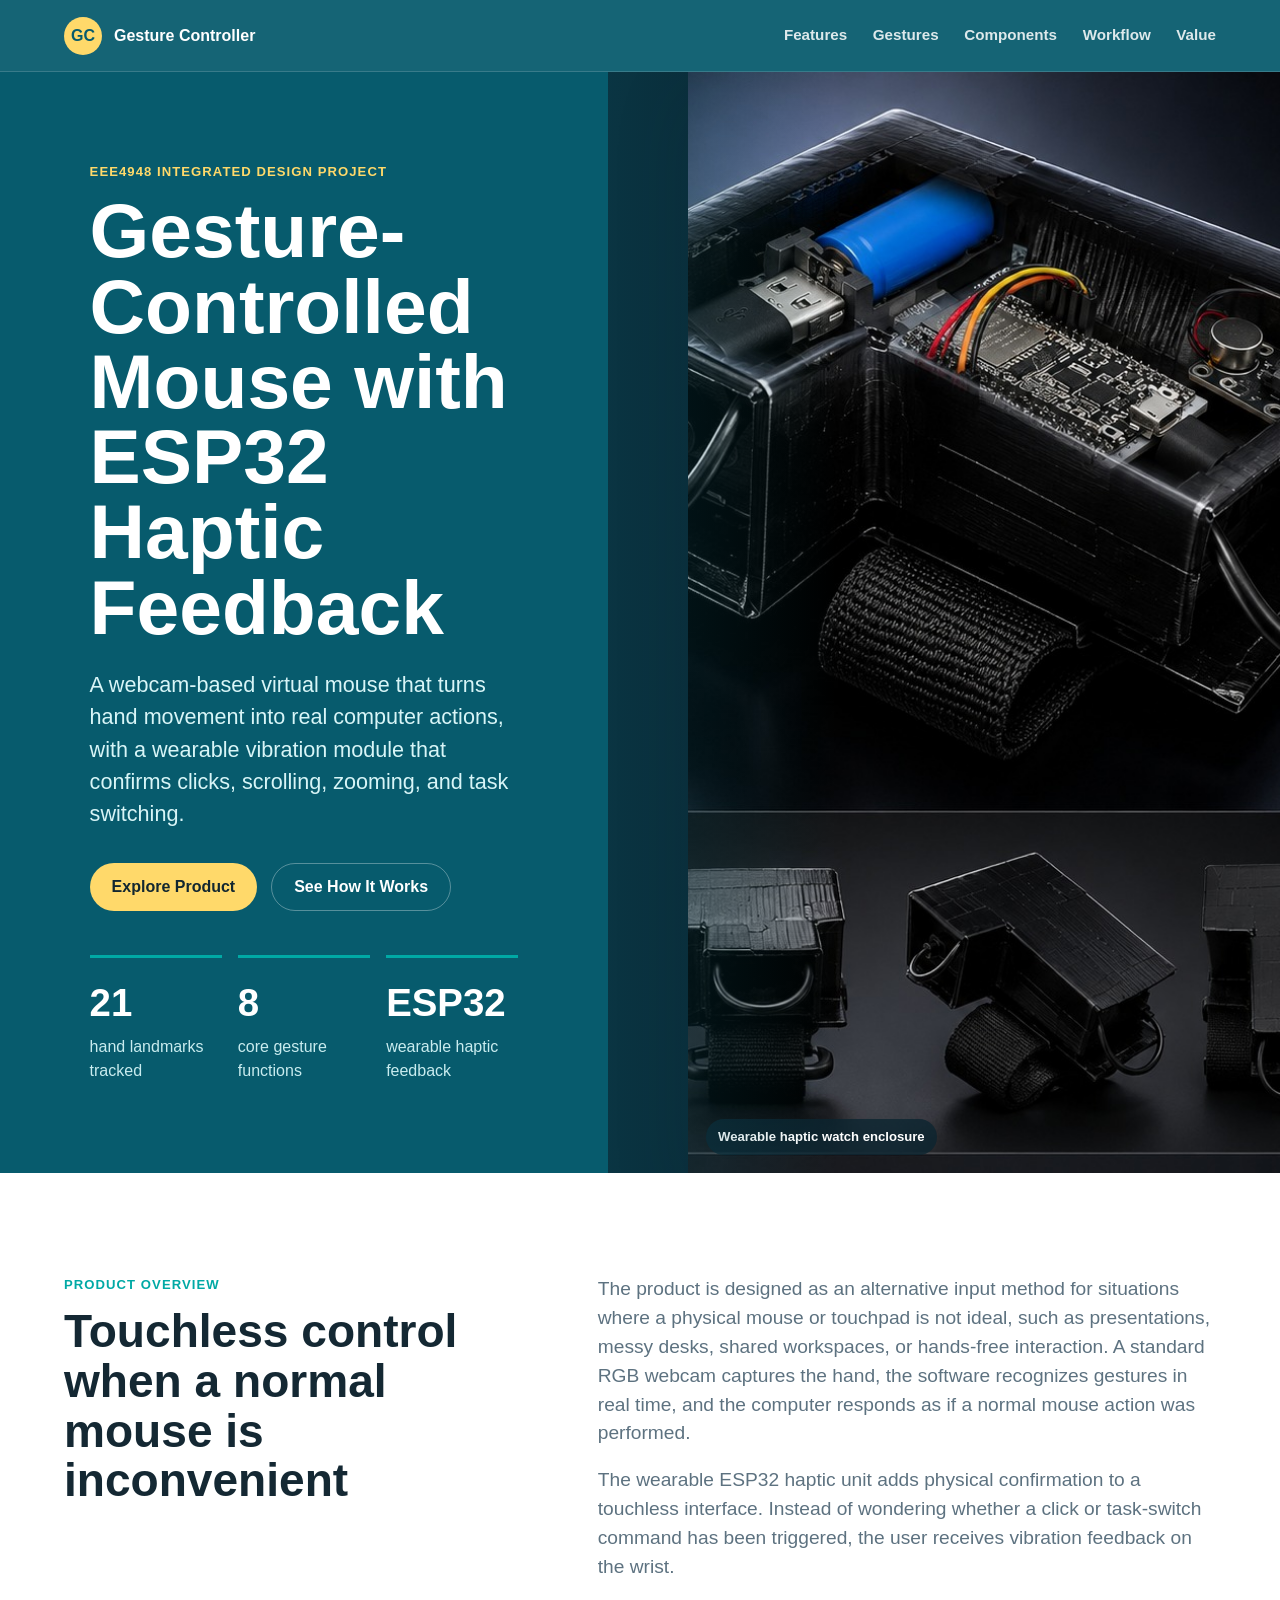
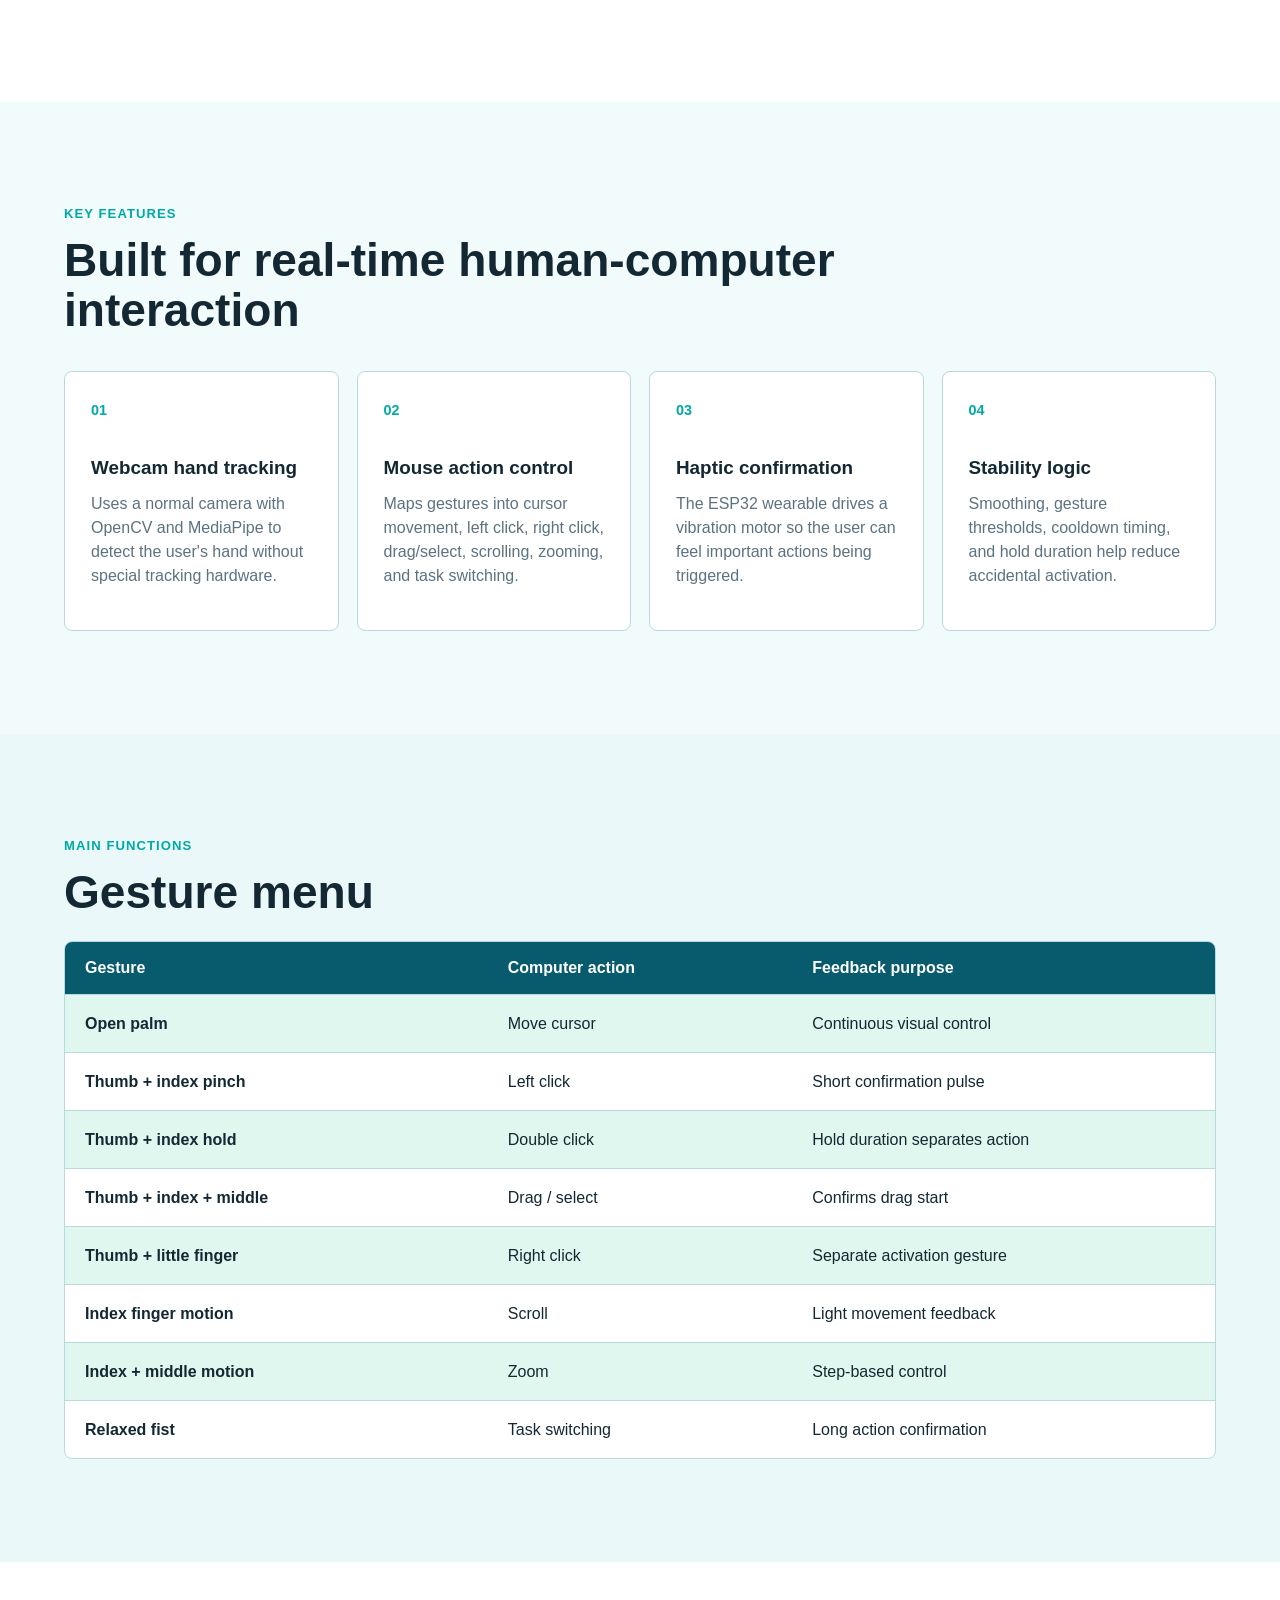
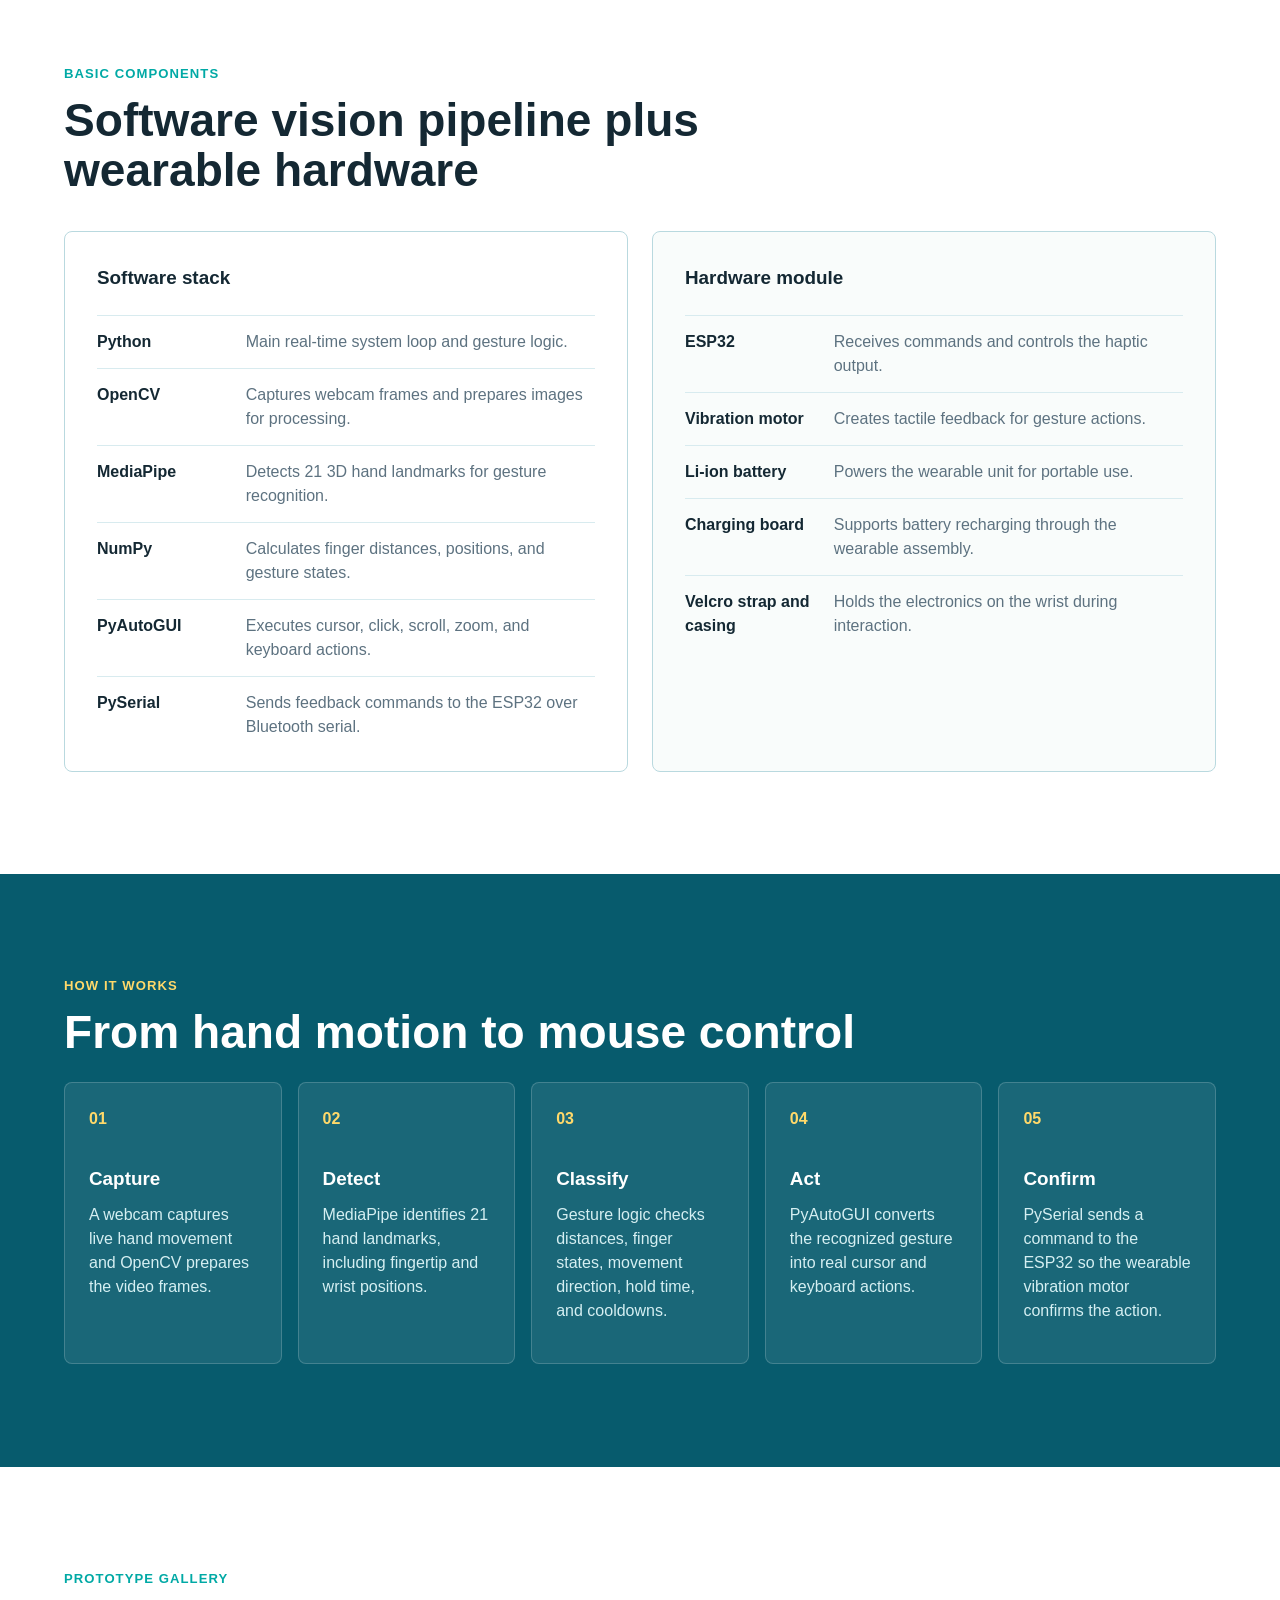
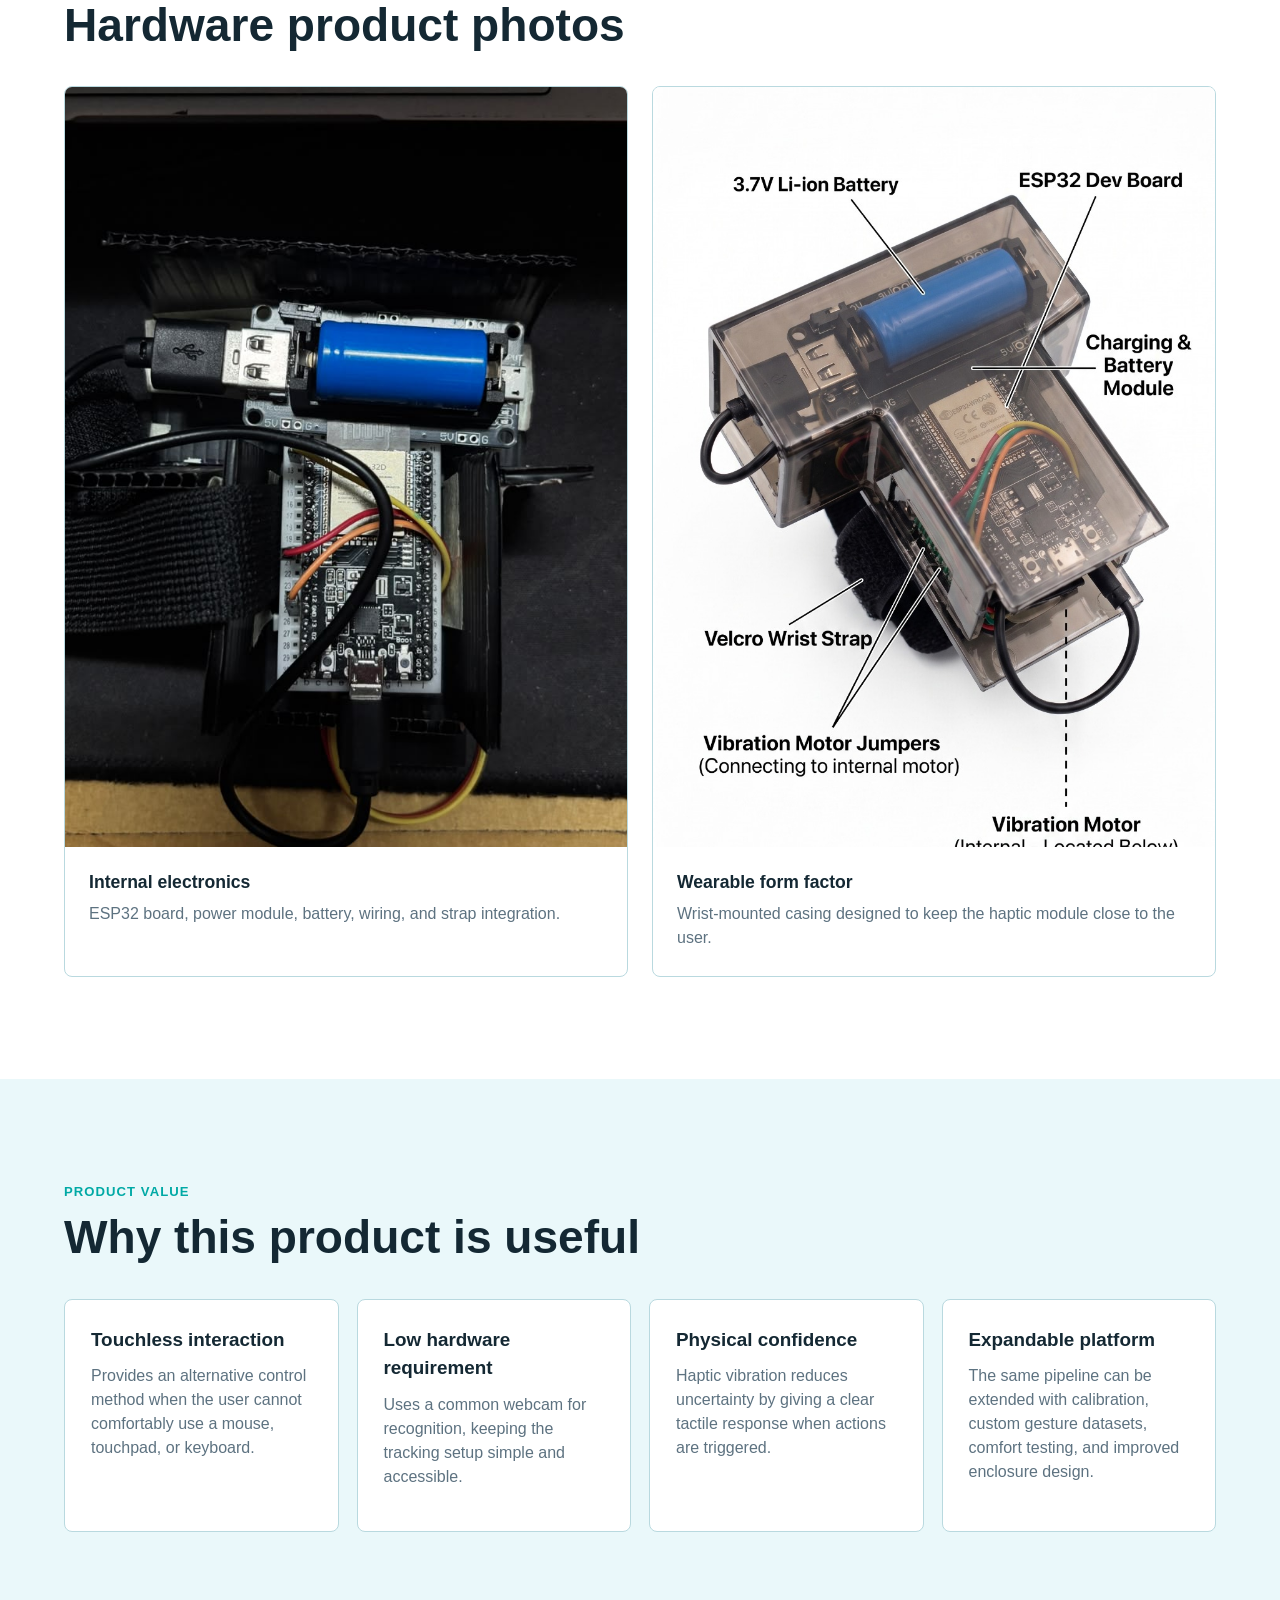
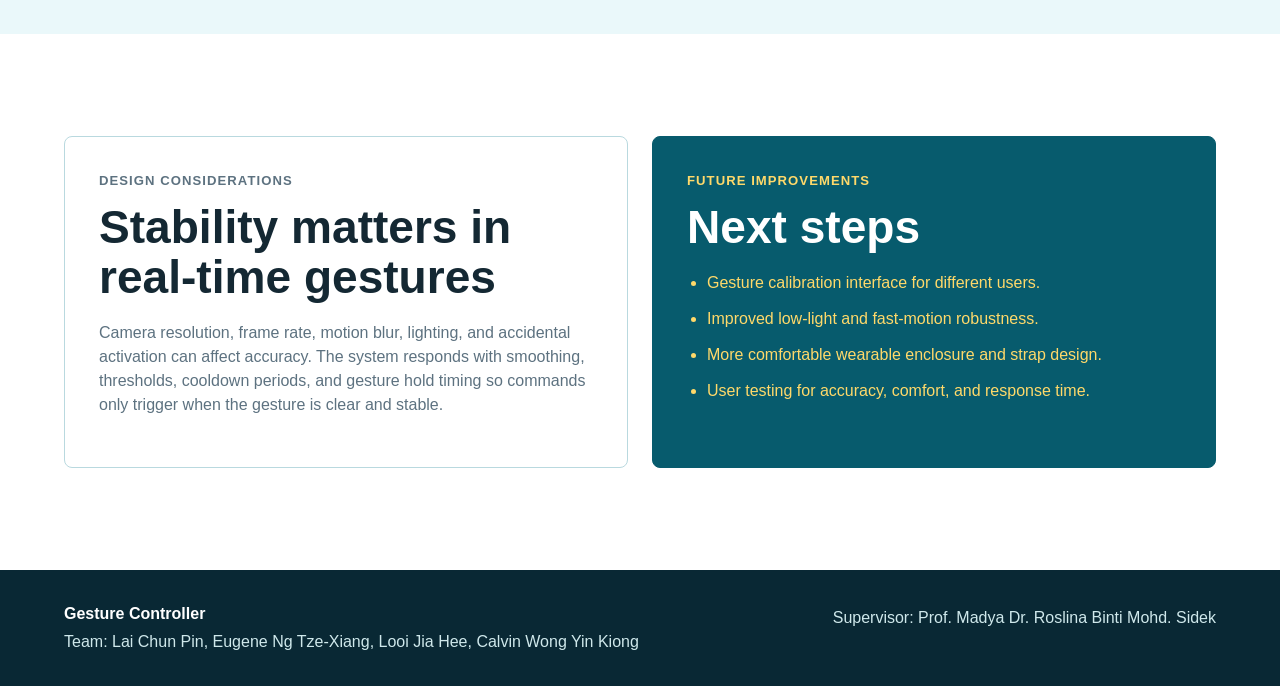
<file: index.html>
<!doctype html>
<html lang="en">
  <head>
    <meta charset="utf-8" />
    <meta name="viewport" content="width=device-width, initial-scale=1" />
    <title>Gesture-Controlled Mouse with ESP32 Haptic Feedback</title>
    <meta
      name="description"
      content="A touchless gesture-controlled mouse product concept using webcam hand tracking, MediaPipe, PyAutoGUI, and ESP32 haptic feedback."
    />
    <link rel="stylesheet" href="styles.css" />
  </head>
  <body>
    <header class="site-header">
      <a class="brand" href="#top" aria-label="Gesture Controller home">
        <span class="brand-mark">GC</span>
        <span>Gesture Controller</span>
      </a>
      <nav class="nav" aria-label="Primary navigation">
        <a href="#features">Features</a>
        <a href="#functions">Gestures</a>
        <a href="#components">Components</a>
        <a href="#workflow">Workflow</a>
        <a href="#value">Value</a>
      </nav>
    </header>

    <main id="top">
      <section class="hero">
        <div class="hero-copy">
          <p class="eyebrow">EEE4948 Integrated Design Project</p>
          <h1>Gesture-Controlled Mouse with ESP32 Haptic Feedback</h1>
          <p class="lead">
            A webcam-based virtual mouse that turns hand movement into real computer actions, with a wearable
            vibration module that confirms clicks, scrolling, zooming, and task switching.
          </p>
          <div class="hero-actions" aria-label="Page shortcuts">
            <a class="button primary" href="#demo">Explore Product</a>
            <a class="button secondary" href="#workflow">See How It Works</a>
          </div>
          <dl class="hero-stats" aria-label="Product highlights">
            <div>
              <dt>21</dt>
              <dd>hand landmarks tracked</dd>
            </div>
            <div>
              <dt>8</dt>
              <dd>core gesture functions</dd>
            </div>
            <div>
              <dt>ESP32</dt>
              <dd>wearable haptic feedback</dd>
            </div>
          </dl>
        </div>
        <div class="hero-media" aria-label="Product hardware photos">
          <figure class="hero-photo large">
            <img
              src="assets/new-main-photo.png"
              alt="Wearable gesture controller prototype strapped to a user's wrist"
            />
            <figcaption>Wearable haptic watch enclosure</figcaption>
          </figure>
        </div>
      </section>

      <section id="demo" class="section split-section">
        <div>
          <p class="eyebrow">Product Overview</p>
          <h2>Touchless control when a normal mouse is inconvenient</h2>
        </div>
        <div class="rich-text">
          <p>
            The product is designed as an alternative input method for situations where a physical mouse or touchpad is
            not ideal, such as presentations, messy desks, shared workspaces, or hands-free interaction. A standard RGB
            webcam captures the hand, the software recognizes gestures in real time, and the computer responds as if a
            normal mouse action was performed.
          </p>
          <p>
            The wearable ESP32 haptic unit adds physical confirmation to a touchless interface. Instead of wondering
            whether a click or task-switch command has been triggered, the user receives vibration feedback on the wrist.
          </p>
        </div>
      </section>

      <section id="features" class="section">
        <div class="section-heading">
          <p class="eyebrow">Key Features</p>
          <h2>Built for real-time human-computer interaction</h2>
        </div>
        <div class="feature-grid">
          <article class="feature">
            <span class="feature-index">01</span>
            <h3>Webcam hand tracking</h3>
            <p>Uses a normal camera with OpenCV and MediaPipe to detect the user's hand without special tracking hardware.</p>
          </article>
          <article class="feature">
            <span class="feature-index">02</span>
            <h3>Mouse action control</h3>
            <p>Maps gestures into cursor movement, left click, right click, drag/select, scrolling, zooming, and task switching.</p>
          </article>
          <article class="feature">
            <span class="feature-index">03</span>
            <h3>Haptic confirmation</h3>
            <p>The ESP32 wearable drives a vibration motor so the user can feel important actions being triggered.</p>
          </article>
          <article class="feature">
            <span class="feature-index">04</span>
            <h3>Stability logic</h3>
            <p>Smoothing, gesture thresholds, cooldown timing, and hold duration help reduce accidental activation.</p>
          </article>
        </div>
      </section>

      <section id="functions" class="section functions-section">
        <div class="section-heading compact">
          <p class="eyebrow">Main Functions</p>
          <h2>Gesture menu</h2>
        </div>
        <div class="gesture-table" role="table" aria-label="Gesture functions">
          <div class="gesture-row header" role="row">
            <span role="columnheader">Gesture</span>
            <span role="columnheader">Computer action</span>
            <span role="columnheader">Feedback purpose</span>
          </div>
          <div class="gesture-row" role="row">
            <span role="cell">Open palm</span>
            <span role="cell">Move cursor</span>
            <span role="cell">Continuous visual control</span>
          </div>
          <div class="gesture-row" role="row">
            <span role="cell">Thumb + index pinch</span>
            <span role="cell">Left click</span>
            <span role="cell">Short confirmation pulse</span>
          </div>
          <div class="gesture-row" role="row">
            <span role="cell">Thumb + index hold</span>
            <span role="cell">Double click</span>
            <span role="cell">Hold duration separates action</span>
          </div>
          <div class="gesture-row" role="row">
            <span role="cell">Thumb + index + middle</span>
            <span role="cell">Drag / select</span>
            <span role="cell">Confirms drag start</span>
          </div>
          <div class="gesture-row" role="row">
            <span role="cell">Thumb + little finger</span>
            <span role="cell">Right click</span>
            <span role="cell">Separate activation gesture</span>
          </div>
          <div class="gesture-row" role="row">
            <span role="cell">Index finger motion</span>
            <span role="cell">Scroll</span>
            <span role="cell">Light movement feedback</span>
          </div>
          <div class="gesture-row" role="row">
            <span role="cell">Index + middle motion</span>
            <span role="cell">Zoom</span>
            <span role="cell">Step-based control</span>
          </div>
          <div class="gesture-row" role="row">
            <span role="cell">Relaxed fist</span>
            <span role="cell">Task switching</span>
            <span role="cell">Long action confirmation</span>
          </div>
        </div>
      </section>

      <section id="components" class="section components-section">
        <div class="section-heading">
          <p class="eyebrow">Basic Components</p>
          <h2>Software vision pipeline plus wearable hardware</h2>
        </div>
        <div class="component-layout">
          <div class="component-column">
            <h3>Software stack</h3>
            <ul class="component-list">
              <li><strong>Python</strong><span>Main real-time system loop and gesture logic.</span></li>
              <li><strong>OpenCV</strong><span>Captures webcam frames and prepares images for processing.</span></li>
              <li><strong>MediaPipe</strong><span>Detects 21 3D hand landmarks for gesture recognition.</span></li>
              <li><strong>NumPy</strong><span>Calculates finger distances, positions, and gesture states.</span></li>
              <li><strong>PyAutoGUI</strong><span>Executes cursor, click, scroll, zoom, and keyboard actions.</span></li>
              <li><strong>PySerial</strong><span>Sends feedback commands to the ESP32 over Bluetooth serial.</span></li>
            </ul>
          </div>
          <div class="component-column hardware">
            <h3>Hardware module</h3>
            <ul class="component-list">
              <li><strong>ESP32</strong><span>Receives commands and controls the haptic output.</span></li>
              <li><strong>Vibration motor</strong><span>Creates tactile feedback for gesture actions.</span></li>
              <li><strong>Li-ion battery</strong><span>Powers the wearable unit for portable use.</span></li>
              <li><strong>Charging board</strong><span>Supports battery recharging through the wearable assembly.</span></li>
              <li><strong>Velcro strap and casing</strong><span>Holds the electronics on the wrist during interaction.</span></li>
            </ul>
          </div>
        </div>
      </section>

      <section id="workflow" class="section workflow-section">
        <div class="section-heading compact">
          <p class="eyebrow">How It Works</p>
          <h2>From hand motion to mouse control</h2>
        </div>
        <ol class="workflow">
          <li>
            <span>01</span>
            <h3>Capture</h3>
            <p>A webcam captures live hand movement and OpenCV prepares the video frames.</p>
          </li>
          <li>
            <span>02</span>
            <h3>Detect</h3>
            <p>MediaPipe identifies 21 hand landmarks, including fingertip and wrist positions.</p>
          </li>
          <li>
            <span>03</span>
            <h3>Classify</h3>
            <p>Gesture logic checks distances, finger states, movement direction, hold time, and cooldowns.</p>
          </li>
          <li>
            <span>04</span>
            <h3>Act</h3>
            <p>PyAutoGUI converts the recognized gesture into real cursor and keyboard actions.</p>
          </li>
          <li>
            <span>05</span>
            <h3>Confirm</h3>
            <p>PySerial sends a command to the ESP32 so the wearable vibration motor confirms the action.</p>
          </li>
        </ol>
      </section>

      <section class="section gallery-section">
        <div class="section-heading">
          <p class="eyebrow">Prototype Gallery</p>
          <h2>Hardware product photos</h2>
        </div>
        <div class="gallery">
          <figure>
            <img src="assets/hardware-open-prototype.png" alt="Open prototype showing ESP32 and battery hardware" />
            <figcaption>
              <strong>Internal electronics</strong>
              ESP32 board, power module, battery, wiring, and strap integration.
            </figcaption>
          </figure>
          <figure>
            <img src="assets/hardware-worn-prototype.png" alt="Wearable prototype mounted on the wrist" />
            <figcaption>
              <strong>Wearable form factor</strong>
              Wrist-mounted casing designed to keep the haptic module close to the user.
            </figcaption>
          </figure>
        </div>
      </section>

      <section id="value" class="section value-section">
        <div class="section-heading">
          <p class="eyebrow">Product Value</p>
          <h2>Why this product is useful</h2>
        </div>
        <div class="value-layout">
          <article>
            <h3>Touchless interaction</h3>
            <p>Provides an alternative control method when the user cannot comfortably use a mouse, touchpad, or keyboard.</p>
          </article>
          <article>
            <h3>Low hardware requirement</h3>
            <p>Uses a common webcam for recognition, keeping the tracking setup simple and accessible.</p>
          </article>
          <article>
            <h3>Physical confidence</h3>
            <p>Haptic vibration reduces uncertainty by giving a clear tactile response when actions are triggered.</p>
          </article>
          <article>
            <h3>Expandable platform</h3>
            <p>The same pipeline can be extended with calibration, custom gesture datasets, comfort testing, and improved enclosure design.</p>
          </article>
        </div>
      </section>

      <section class="section insights-section">
        <div class="insight">
          <p class="eyebrow">Design Considerations</p>
          <h2>Stability matters in real-time gestures</h2>
          <p>
            Camera resolution, frame rate, motion blur, lighting, and accidental activation can affect accuracy. The
            system responds with smoothing, thresholds, cooldown periods, and gesture hold timing so commands only
            trigger when the gesture is clear and stable.
          </p>
        </div>
        <div class="insight contrast">
          <p class="eyebrow">Future Improvements</p>
          <h2>Next steps</h2>
          <ul>
            <li>Gesture calibration interface for different users.</li>
            <li>Improved low-light and fast-motion robustness.</li>
            <li>More comfortable wearable enclosure and strap design.</li>
            <li>User testing for accuracy, comfort, and response time.</li>
          </ul>
        </div>
      </section>
    </main>

    <footer class="site-footer">
      <div>
        <strong>Gesture Controller</strong>
        <p>Team: Lai Chun Pin, Eugene Ng Tze-Xiang, Looi Jia Hee, Calvin Wong Yin Kiong</p>
      </div>
      <p>Supervisor: Prof. Madya Dr. Roslina Binti Mohd. Sidek</p>
    </footer>

    <script src="script.js"></script>
  </body>
</html>
</file>
<file: styles.css>
:root {
  color-scheme: light;
  --ink: #142833;
  --muted: #5d7280;
  --teal: #075b6d;
  --teal-2: #00a9a5;
  --mint: #dff7ef;
  --cyan: #d9f4f8;
  --amber: #ffd96a;
  --paper: #f2fbfc;
  --line: #b9d9df;
  --white: #ffffff;
  --shadow: 0 24px 70px rgba(5, 43, 53, 0.16);
}

* {
  box-sizing: border-box;
}

html {
  scroll-behavior: smooth;
}

body {
  margin: 0;
  color: var(--ink);
  background: var(--paper);
  font-family: Aptos, "Segoe UI", Arial, sans-serif;
  line-height: 1.5;
}

img {
  display: block;
  max-width: 100%;
}

a {
  color: inherit;
  text-decoration: none;
}

.site-header {
  position: sticky;
  top: 0;
  z-index: 20;
  display: flex;
  align-items: center;
  justify-content: space-between;
  gap: 24px;
  min-height: 72px;
  padding: 14px clamp(20px, 5vw, 72px);
  color: var(--white);
  background: rgba(7, 91, 109, 0.94);
  border-bottom: 1px solid rgba(255, 255, 255, 0.15);
  backdrop-filter: blur(14px);
}

.brand {
  display: inline-flex;
  align-items: center;
  gap: 12px;
  font-weight: 800;
  letter-spacing: 0;
}

.brand-mark {
  display: grid;
  place-items: center;
  width: 38px;
  height: 38px;
  color: var(--teal);
  background: var(--amber);
  border-radius: 50%;
}

.nav {
  display: flex;
  align-items: center;
  gap: clamp(14px, 2vw, 26px);
  font-size: 0.95rem;
  font-weight: 700;
}

.nav a {
  color: rgba(255, 255, 255, 0.86);
}

.nav a:hover,
.nav a:focus-visible {
  color: var(--amber);
}

.hero {
  display: grid;
  grid-template-columns: minmax(0, 0.95fr) minmax(420px, 1.05fr);
  min-height: calc(100vh - 72px);
  color: var(--white);
  background: var(--teal);
}

.hero-copy {
  display: flex;
  flex-direction: column;
  justify-content: center;
  padding: clamp(42px, 7vw, 92px);
}

.eyebrow {
  margin: 0 0 12px;
  color: var(--teal-2);
  font-size: 0.82rem;
  font-weight: 900;
  letter-spacing: 0.08em;
  text-transform: uppercase;
}

.hero .eyebrow {
  color: var(--amber);
}

h1,
h2,
h3,
p {
  margin-top: 0;
}

h1 {
  max-width: 760px;
  margin-bottom: 24px;
  font-size: clamp(3.2rem, 6vw, 6.6rem);
  line-height: 0.98;
  letter-spacing: 0;
}

h2 {
  margin-bottom: 18px;
  font-size: clamp(2rem, 3.6vw, 3.75rem);
  line-height: 1.08;
  letter-spacing: 0;
}

h3 {
  margin-bottom: 10px;
  font-size: 1.18rem;
}

.lead {
  max-width: 660px;
  margin-bottom: 32px;
  color: #d8f5f7;
  font-size: clamp(1.05rem, 1.7vw, 1.35rem);
}

.hero-actions {
  display: flex;
  flex-wrap: wrap;
  gap: 14px;
  margin-bottom: 44px;
}

.button {
  display: inline-flex;
  align-items: center;
  justify-content: center;
  min-height: 48px;
  padding: 0 22px;
  border-radius: 999px;
  font-weight: 900;
}

.button.primary {
  color: #122730;
  background: var(--amber);
}

.button.secondary {
  color: var(--white);
  border: 1px solid rgba(255, 255, 255, 0.32);
}

.hero-stats {
  display: grid;
  grid-template-columns: repeat(3, minmax(0, 1fr));
  gap: 16px;
  max-width: 720px;
  margin: 0;
}

.hero-stats div {
  padding-top: 16px;
  border-top: 3px solid var(--teal-2);
}

.hero-stats dt {
  font-size: clamp(1.6rem, 3vw, 2.4rem);
  font-weight: 900;
}

.hero-stats dd {
  margin: 4px 0 0;
  color: #c9ecef;
}

.hero-media {
  position: relative;
  min-height: 680px;
  overflow: hidden;
  background: #0b2430;
}

.hero-media::after {
  position: absolute;
  inset: 0;
  content: "";
  background: linear-gradient(90deg, rgba(7, 91, 109, 0.3), transparent 34%);
  pointer-events: none;
}

.hero-photo {
  position: absolute;
  margin: 0;
  overflow: hidden;
  background: var(--white);
  box-shadow: var(--shadow);
}

.hero-photo img {
  width: 100%;
  height: 100%;
  object-fit: cover;
}

.hero-photo figcaption {
  position: absolute;
  left: 18px;
  bottom: 18px;
  max-width: calc(100% - 36px);
  padding: 8px 12px;
  color: var(--white);
  background: rgba(11, 36, 48, 0.78);
  border-radius: 999px;
  font-size: 0.82rem;
  font-weight: 800;
}

.hero-photo.large {
  inset: 0 0 0 80px;
}

.hero-photo.small {
  right: 36px;
  bottom: 36px;
  width: min(38vw, 290px);
  aspect-ratio: 4 / 5;
  border: 8px solid rgba(255, 255, 255, 0.9);
  border-radius: 8px;
}

.section {
  padding: clamp(64px, 8vw, 112px) clamp(20px, 5vw, 72px);
}

.split-section {
  display: grid;
  grid-template-columns: minmax(280px, 0.85fr) minmax(0, 1.15fr);
  gap: clamp(32px, 6vw, 80px);
  align-items: start;
  background: var(--white);
}

.rich-text {
  color: var(--muted);
  font-size: clamp(1.05rem, 1.5vw, 1.22rem);
}

.rich-text p {
  margin-bottom: 18px;
}

.section-heading {
  max-width: 820px;
  margin-bottom: 36px;
}

.section-heading.compact {
  margin-bottom: 24px;
}

.feature-grid,
.value-layout {
  display: grid;
  grid-template-columns: repeat(4, minmax(0, 1fr));
  gap: 18px;
}

.feature,
.value-layout article,
.insight,
.component-column,
.gesture-table,
.gallery figure {
  background: var(--white);
  border: 1px solid var(--line);
  border-radius: 8px;
}

.feature,
.value-layout article {
  padding: 26px;
}

.feature-index {
  display: inline-block;
  margin-bottom: 32px;
  color: var(--teal-2);
  font-size: 0.9rem;
  font-weight: 900;
}

.feature p,
.value-layout p,
.component-list span,
.workflow p,
.insight p,
.insight li {
  color: var(--muted);
}

.functions-section {
  background: #eaf8fa;
}

.gesture-table {
  overflow: hidden;
}

.gesture-row {
  display: grid;
  grid-template-columns: minmax(190px, 1fr) minmax(150px, 0.72fr) minmax(190px, 1fr);
  min-height: 58px;
  border-top: 1px solid var(--line);
}

.gesture-row:first-child {
  border-top: 0;
}

.gesture-row:nth-child(even):not(.header) {
  background: var(--mint);
}

.gesture-row span {
  display: flex;
  align-items: center;
  padding: 14px 20px;
}

.gesture-row span:first-child {
  font-weight: 900;
}

.gesture-row.header {
  min-height: 48px;
  color: var(--white);
  background: var(--teal);
  font-weight: 900;
}

.components-section {
  background: var(--white);
}

.component-layout {
  display: grid;
  grid-template-columns: 1fr 1fr;
  gap: 24px;
}

.component-column {
  padding: 32px;
}

.component-column.hardware {
  background: #f9fcfb;
}

.component-list {
  display: grid;
  gap: 14px;
  padding: 0;
  margin: 22px 0 0;
  list-style: none;
}

.component-list li {
  display: grid;
  grid-template-columns: minmax(120px, 0.38fr) 1fr;
  gap: 16px;
  padding-top: 14px;
  border-top: 1px solid #d8ebef;
}

.workflow-section {
  background: var(--teal);
  color: var(--white);
}

.workflow-section .eyebrow {
  color: var(--amber);
}

.workflow {
  display: grid;
  grid-template-columns: repeat(5, minmax(0, 1fr));
  gap: 16px;
  padding: 0;
  margin: 0;
  list-style: none;
}

.workflow li {
  min-height: 230px;
  padding: 24px;
  background: rgba(255, 255, 255, 0.08);
  border: 1px solid rgba(255, 255, 255, 0.18);
  border-radius: 8px;
}

.workflow span {
  display: inline-block;
  margin-bottom: 34px;
  color: var(--amber);
  font-weight: 900;
}

.workflow p {
  color: #d5eff2;
}

.gallery-section {
  background: var(--white);
}

.gallery {
  display: grid;
  grid-template-columns: repeat(2, minmax(0, 1fr));
  gap: 24px;
}

.gallery figure {
  margin: 0;
  overflow: hidden;
}

.gallery img {
  width: 100%;
  height: min(74vw, 760px);
  object-fit: cover;
}

.gallery figcaption {
  padding: 22px 24px 26px;
  color: var(--muted);
}

.gallery strong {
  display: block;
  margin-bottom: 6px;
  color: var(--ink);
  font-size: 1.1rem;
}

.value-section {
  background: #eaf8fa;
}

.insights-section {
  display: grid;
  grid-template-columns: 1fr 1fr;
  gap: 24px;
  background: var(--white);
}

.insight {
  padding: 34px;
}

.insight.contrast {
  color: var(--white);
  background: var(--teal);
  border-color: var(--teal);
}

.insight.contrast .eyebrow,
.insight.contrast li {
  color: var(--amber);
}

.insight.contrast ul {
  display: grid;
  gap: 12px;
  padding-left: 20px;
  margin-bottom: 0;
}

.site-footer {
  display: flex;
  justify-content: space-between;
  gap: 24px;
  padding: 32px clamp(20px, 5vw, 72px);
  color: var(--white);
  background: #092834;
}

.site-footer p {
  margin: 4px 0 0;
  color: #cfe8eb;
}

@media (max-width: 980px) {
  .site-header {
    position: static;
    align-items: flex-start;
    flex-direction: column;
  }

  .nav {
    flex-wrap: wrap;
  }

  .hero,
  .split-section,
  .component-layout,
  .insights-section {
    grid-template-columns: 1fr;
  }

  .hero-media {
    min-height: 760px;
  }

  .hero-photo.large {
    left: 0;
  }

  .feature-grid,
  .value-layout,
  .workflow {
    grid-template-columns: repeat(2, minmax(0, 1fr));
  }

  .gesture-row {
    grid-template-columns: 1fr;
  }

  .gesture-row.header {
    display: none;
  }
}

@media (max-width: 640px) {
  .hero-copy {
    padding: 42px 22px;
  }

  .hero-stats,
  .feature-grid,
  .value-layout,
  .workflow,
  .gallery {
    grid-template-columns: 1fr;
  }

  .hero-media {
    min-height: 620px;
  }

  .hero-photo.small {
    right: 18px;
    bottom: 18px;
    width: 42%;
  }

  .component-list li {
    grid-template-columns: 1fr;
    gap: 4px;
  }

  .site-footer {
    flex-direction: column;
  }
}
</file>
